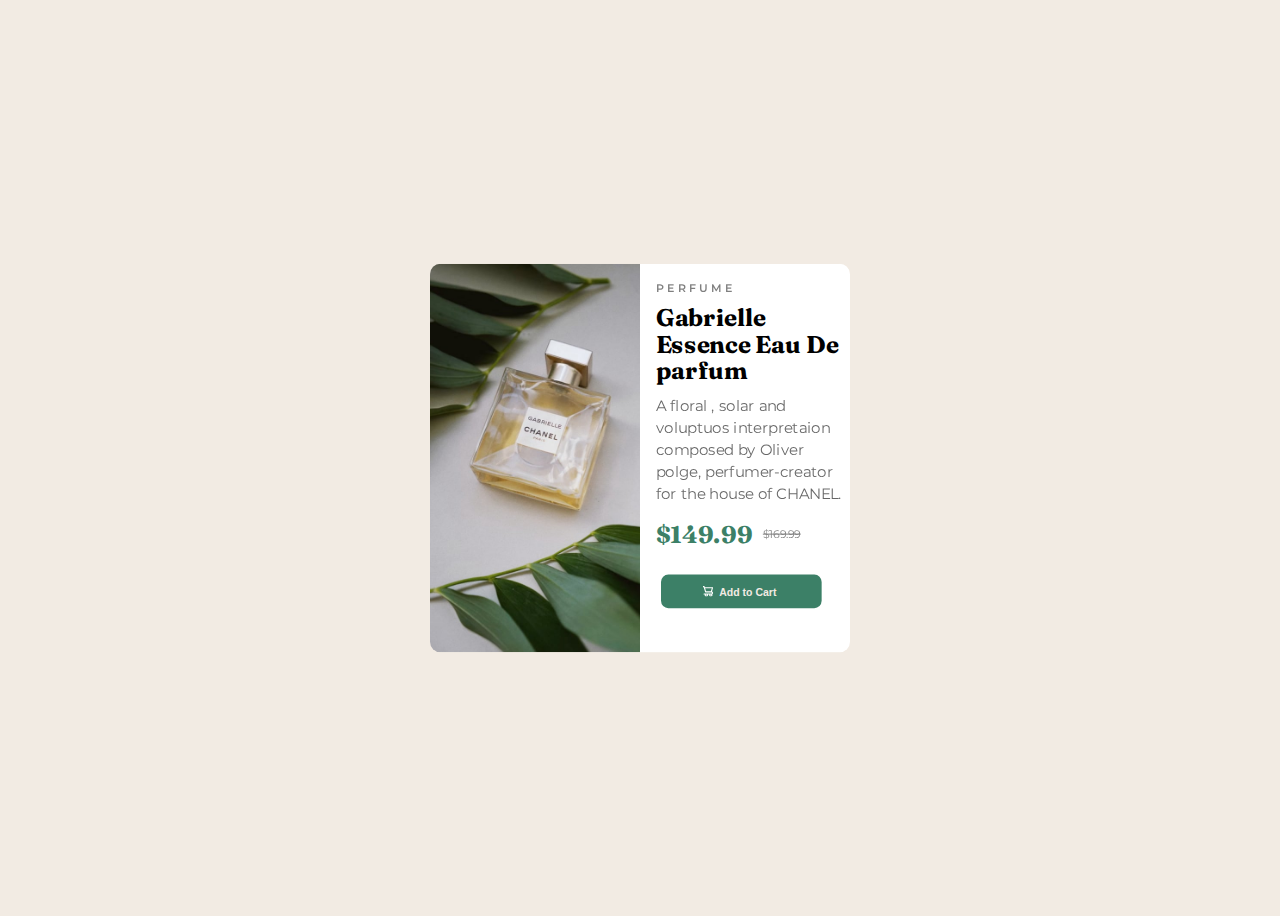
<file: index.html>
<!DOCTYPE html>
<html lang="en">
  <head>
    <meta charset="UTF-8" />
    <meta http-equiv="X-UA-Compatible" content="IE=edge" />
    <meta name="viewport" content="width=device-width, initial-scale=1.0" />
    <title>Product preview card</title>
    <!--styles-->
    <link rel="stylesheet" href="style.css" />
    <!--google fonts-->
    <link rel="preconnect" href="https://fonts.googleapis.com" />
    <link rel="preconnect" href="https://fonts.gstatic.com" crossorigin />
    <link
      href="https://fonts.googleapis.com/css2?family=Fraunces:opsz,wght@9..144,700&family=Montserrat:wght@100;200;300;500;700&display=swap"
      rel="stylesheet"
    />
  </head>
  <body>
    <div class="center">
      <main>
        <div class="container">
          <div class="image">
            <picture>
              <source
                srcset="images/product@1x.jpg 750w, images/product@2x.jpg 1200w"
              />
              <!--!important for screens <750px and <1200px--->
              <img src="images/product@2x.jpg" />
            </picture>
          </div>
          <!--content of card-->
          <div class="price">
            <h2 class="perfume">Perfume</h2>
            <h1 class="head">Gabrielle Essence Eau De parfum</h1>
            <p class="para">
              A floral , solar and voluptuos interpretaion composed by Oliver
              polge, perfumer-creator for the house of CHANEL.
            </p>
            <div class="tag">
              <div class="new__price"><h1>$149.99</h1></div>
              <div class="old__price">
                <h2 class="old__price__tag">$169.99</h2>
              </div>
            </div>
            <div class="flex">
              <button class="btn">
                <icon>
                  <img class="icon" src="images/icon-cart.svg" alt=""
                /></icon>
                Add to Cart
              </button>
            </div>
          </div>
        </div>
      </main>
    </div>
  </body>
</html>
</file>
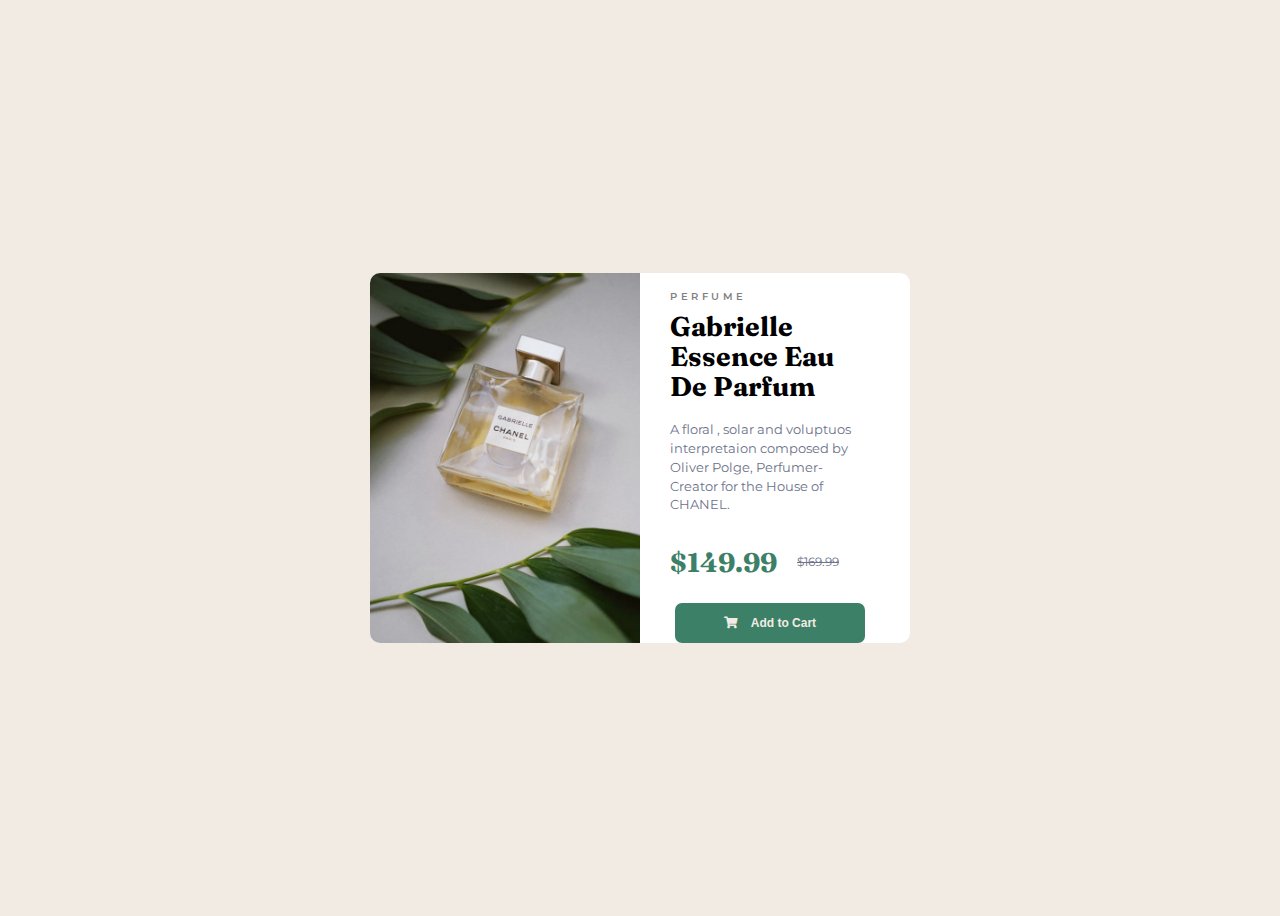
<file: product-preview-card-component-main/index.html>
<!DOCTYPE html>
<html lang="en">
  <head>
    <meta charset="UTF-8" />
    <meta http-equiv="X-UA-Compatible" content="IE=edge" />
    <meta name="viewport" content="width=device-width, initial-scale=1.0" />
    <title>Product preview card</title>
    <!--styles-->
    <link rel="stylesheet" href="style.css" />
    <!--google fonts-->
    <link rel="preconnect" href="https://fonts.googleapis.com" />
    <link rel="preconnect" href="https://fonts.gstatic.com" crossorigin />
    <link
      href="https://fonts.googleapis.com/css2?family=Fraunces:opsz,wght@9..144,700&family=Montserrat:wght@100;200;300;500;700&display=swap"
      rel="stylesheet"
    />
    <!--google fonts-->
    <link
      rel="stylesheet"
      href="https://cdnjs.cloudflare.com/ajax/libs/font-awesome/5.14.0/css/all.min.css"
    />
  </head>
  <body>
    <div class="center">
      <main>
        <div class="container">
          <div class="image">
            <picture>
              <source
                srcset="images/product@1x.jpg 750w, images/product@2x.jpg 1200w"
              />
              <!--!important for screens <750px and <1200px--->
              <img src="images/product@2x.jpg" />
            </picture>
          </div>
          <!--content of card-->
          <div class="text-content">
            <h2 class="perfume">Perfume</h2>
            <h1 class="head">Gabrielle Essence Eau De Parfum</h1>
            <p>
              A floral , solar and voluptuos interpretaion composed by Oliver
              Polge, Perfumer-Creator for the House of CHANEL.
            </p>
            <div class="tag">
              <div class="new__price"><h1>$149.99</h1></div>
              <div class="old__price">
                <h2 class="old__price__tag">$169.99</h2>
              </div>
            </div>
            <div class="flex">
              <button class="btn">
                <i class="fas fa-shopping-cart"></i>
                Add to Cart
              </button>
            </div>
          </div>
        </div>
      </main>
    </div>
  </body>
</html>
</file>
<file: style.css>
/**********Mobile First Approach*************/
/*general parameters*/
html {
  font-size: 62.5%;
}
body {
  font-family: 'Montserrat', sans-serif;
  background-color: var(--color-third);
}
/*Color-pallete*/
:root {
  --color-primary: hsl(158, 36%, 37%);
  --color-secondary: hsl(228, 12%, 48%);
  --color-third: hsl(30, 38%, 92%);
  --color-heading: hsl(212, 21%, 14%);
  --color-background: hsl(0, 0%, 100%);
}

/*Typography*/

h1,
h2 {
  color: var(--color-headings);
  margin-bottom: 1rem;
  line-height: 1.1;
}

h1 {
  font-size: 2.3rem;
}

h2 {
  font-size: 1rem;
}

p {
  margin-top: 0;
}

/*Container card*/
.center {
  display: flex;
  justify-content: center;
  align-items: center;

  margin: 5rem auto;
  height: 100vh;
}
/*for moble version 2 rows and 1 column*/
.container {
  display: grid;
  grid-template-columns: 25rem;
  grid-template-rows: 28rem 30rem;
transform:scale(1.3);
  overflow: hidden;
  border-radius: 10px;
}

.image {
  align-items: center;
  justify-items: center;
}
img {
  width: 100%;
  height: 100%;
  margin: 0;
  object-fit: cover;
}
/*grid content*/
.price {
  padding: 1rem;
  padding-bottom: 8rem;
  padding-left: 1.5rem;

  background-color: var(--color-background);
}
.perfume {
  opacity: 0.5;
  font-size: 1rem;
  font-weight: 600;

  text-transform: uppercase;
  letter-spacing: 3.5px;
  margin-bottom: 0;
}
.head {
  font-family: 'Fraunces', serif;
  margin-top: 1rem;
}

.tag {
  display: flex;
  margin-bottom: 1rem;
}
.new__price {
  color: var(--color-primary);
  font-family: 'Fraunces', serif;
}
.old__price {
  align-self: center;
  margin-left: 1rem;
  margin-top: 0.5rem;
  opacity: 0.5;
}
.old__price__tag {
  font-weight: 400;

  text-decoration-line: line-through;
  text-decoration-thickness: 0.1em;
}

.para {
  opacity: 0.6;
  margin-bottom: 0;
  line-height: 1.5;
  font-size: 14px;
}
/*icon & button*/

.icon {
  width: 10px;
  height: 10px;
  position: relative;
  top: 1px;
  left: -3px;
}
/*buttons*/
.btn {
  padding: 1rem 3rem;
  margin: 0.5rem;
  background-color: var(--color-primary);
  border: 0;
  border-radius: 7px;
  cursor: pointer;

  color: var(--color-third);
  font-size: 1rem;
  font-weight: 700;
  width: 100%;
}
.btn:hover {
  background-color: hsl(158, 83%, 23%);
}

.flex {
  display: flex;
  justify-content: center;
  margin-right: 17px;
}

@media screen and (min-width: 750px) {
  .center {
    margin: auto;
  }
  /*for  pc version 2 columns and 1 rows*/
  .container {
    display: grid;
    grid-template-columns: repeat(2, 20rem);
    grid-template-rows: 37rem;
    overflow: hidden;
    border-radius: 10px;
    column-gap: 0;
transform:scale(1.05);
  }

  .price {
    width: 18rem;
    height: 31rem;
    position: relative;
    top: 0;
  }
}
</file>
<file: product-preview-card-component-main/style.css>
/**********Mobile First Approach*************/
/*general parameters*/
html {
  font-size: 62.5%;
}
body {
  font-family: 'Montserrat', sans-serif;
  background-color: var(--color-third);
}
/*Color-pallete*/
:root {
  --color-primary: hsl(158, 36%, 37%);
  --color-secondary: hsl(228, 12%, 48%);
  --color-third: hsl(30, 38%, 92%);
  --color-heading: hsl(212, 21%, 14%);
  --color-background: hsl(0, 0%, 100%);
}

/*Typography*/

h1,
h2 {
  color: var(--color-headings);
  margin-bottom: 1rem;
  line-height: 1.1;
}

h1 {
  font-size: 2.7rem;
}

h2 {
  font-size: 1rem;
}

p {
  margin-top: 0;
}

/*Container card*/
.center {
  display: flex;
  justify-content: center;
  align-items: center;

  margin: 5rem auto;
  height: 100vh;
}
/*for moble version 2 rows and 1 column*/
.container {
  display: grid;
  grid-template-columns: 30rem;
  grid-template-rows: 23rem 34rem;
  background-color: var(--color-background);
  overflow: hidden;
  border-radius: 10px;
  max-width: 300px;
}

.image {
  align-items: center;
  justify-items: center;
}
img {
  width: 100%;
  height: 100%;
  margin: 0;
  object-fit: cover;
}
/*grid content*/
.text-content {
  padding: 1rem 2.5rem 8rem 2rem;
}
.perfume {
  opacity: 0.5;
  font-size: 1rem;
  font-weight: 600;

  text-transform: uppercase;
  letter-spacing: 3.5px;
  margin-bottom: 0;
}
.head {
  font-family: 'Fraunces', serif;
  margin-top: 1rem;
}

.tag {
  display: flex;
  column-gap: 1rem;
  margin-bottom: 1rem;
}
.new__price {
  color: var(--color-primary);
  font-family: 'Fraunces', serif;
}
.old__price {
  align-self: center;
  margin-left: 1rem;
  margin-top: 0.5rem;
}
.old__price__tag {
  font-weight: 400;
  font-size: 1.2rem;
  color: var(--color-secondary);
  text-decoration-line: line-through;
  text-decoration-thickness: 0.1em;
}

.text-content > p {
  color: var(--color-secondary);
  margin-bottom: 0;
  margin-top: 2rem;
  line-height: 1.5;
  font-size: 1.25rem;
  font-weight: 400;
}

/*buttons*/
.btn {
  padding: 1.3rem 3rem;
  margin: 0.5rem;
  background-color: var(--color-primary);
  border: 0;
  border-radius: 7px;
  cursor: pointer;

  color: var(--color-third);
  font-size: 1.2rem;
  font-weight: 700;
  width: 100%;

  transition: all 0.3s ease-in-out;
}
.btn:hover {
  background-color: hsl(158, 83%, 23%);
}
.fa-shopping-cart {
  margin-right: 1rem;
}
.flex {
  display: flex;
  justify-content: center;
}

@media screen and (min-width: 750px) {
  h1 {
    font-size: 2.7rem;
  }
  .center {
    margin: auto;
  }
  /*for  pc version 2 columns and 1 rows*/
  .container {
    display: grid;
    grid-template-columns: repeat(2, 27rem);
    grid-template-rows: 37rem;
    overflow: hidden;
    border-radius: 10px;
    column-gap: 0;
    max-width: 80rem;
  }

  .text-content {
    width: 20rem;
    padding-left: 3rem;
    margin-right: 0;
    top: 0;
  }
  .text-content > p {
    margin-bottom: 1.5rem;
  }
}
</file>
